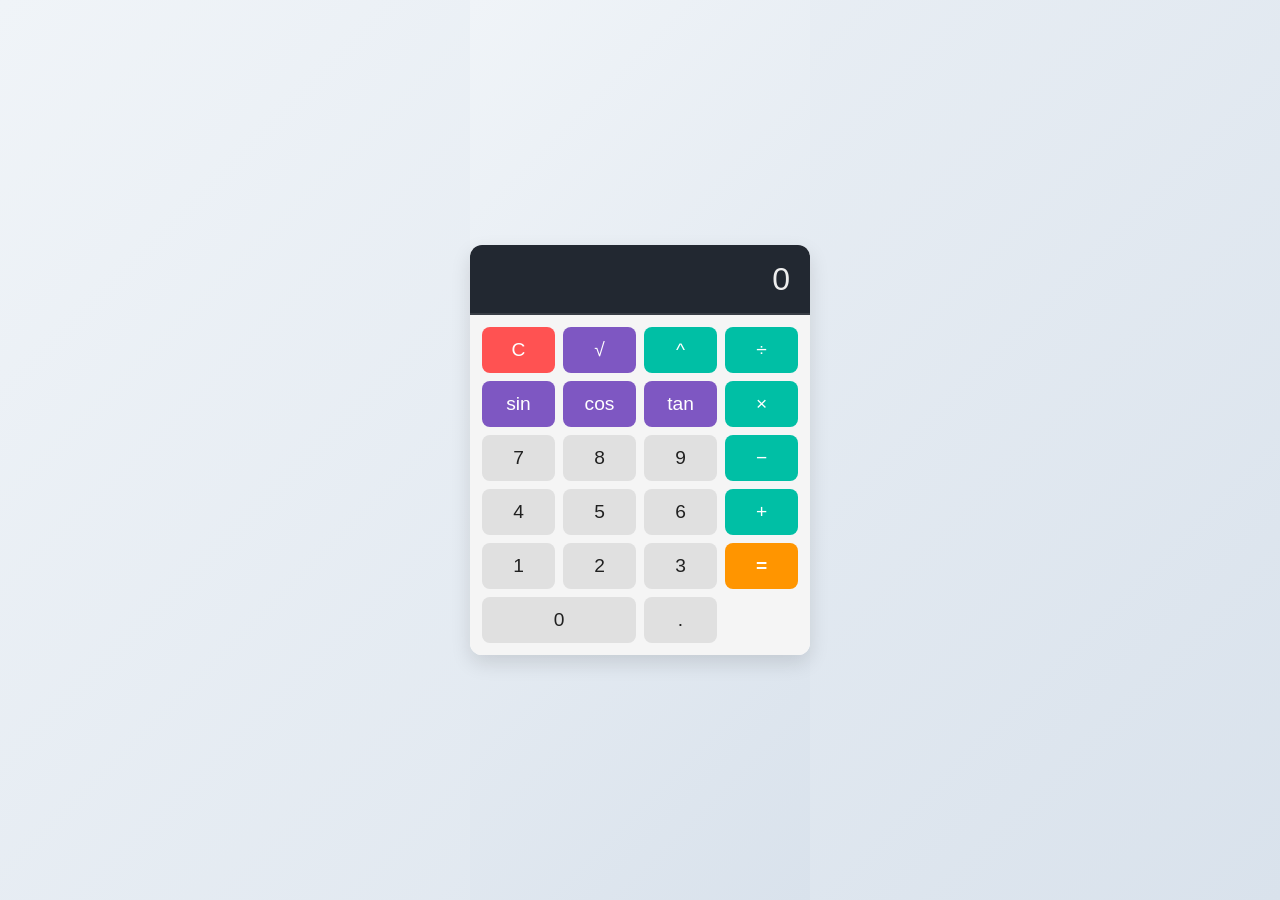
<file: calculator/index.html>
<!DOCTYPE html>
<html lang="en">
<head>
    <meta charset="UTF-8">
    <meta http-equiv="X-UA-Compatible" content="IE=edge">
    <meta name="viewport" content="width=device-width, initial-scale=1.0">
    <title>Vanilla JS Calculator</title>
    <link rel="stylesheet" href="style.css">
</head>
<body>
    <div class="calculator">
        <!-- Display screen -->
        <input type="text" id="display" class="calculator-display" readonly placeholder="0" />
        <!-- Buttons container -->
        <div class="calculator-buttons">
            <!-- Row 1: Advanced functions -->
            <button class="btn" data-action="clear">C</button>
            <button class="btn" data-action="sqrt">√</button>
            <button class="btn" data-action="pow">^</button>
            <button class="btn" data-action="divide">÷</button>

            <!-- Row 2 -->
            <button class="btn" data-action="sin">sin</button>
            <button class="btn" data-action="cos">cos</button>
            <button class="btn" data-action="tan">tan</button>
            <button class="btn" data-action="multiply">×</button>

            <!-- Row 3 -->
            <button class="btn" data-action="7">7</button>
            <button class="btn" data-action="8">8</button>
            <button class="btn" data-action="9">9</button>
            <button class="btn" data-action="subtract">−</button>

            <!-- Row 4 -->
            <button class="btn" data-action="4">4</button>
            <button class="btn" data-action="5">5</button>
            <button class="btn" data-action="6">6</button>
            <button class="btn" data-action="add">+</button>

            <!-- Row 5 -->
            <button class="btn" data-action="1">1</button>
            <button class="btn" data-action="2">2</button>
            <button class="btn" data-action="3">3</button>
            <button class="btn equals" data-action="equals">=</button>

            <!-- Row 6 -->
            <button class="btn" data-action="0" style="grid-column: span 2;">0</button>
            <button class="btn" data-action="decimal">.</button>
        </div>
    </div>
    <script src="script.js"></script>
</body>
</html>
</file>
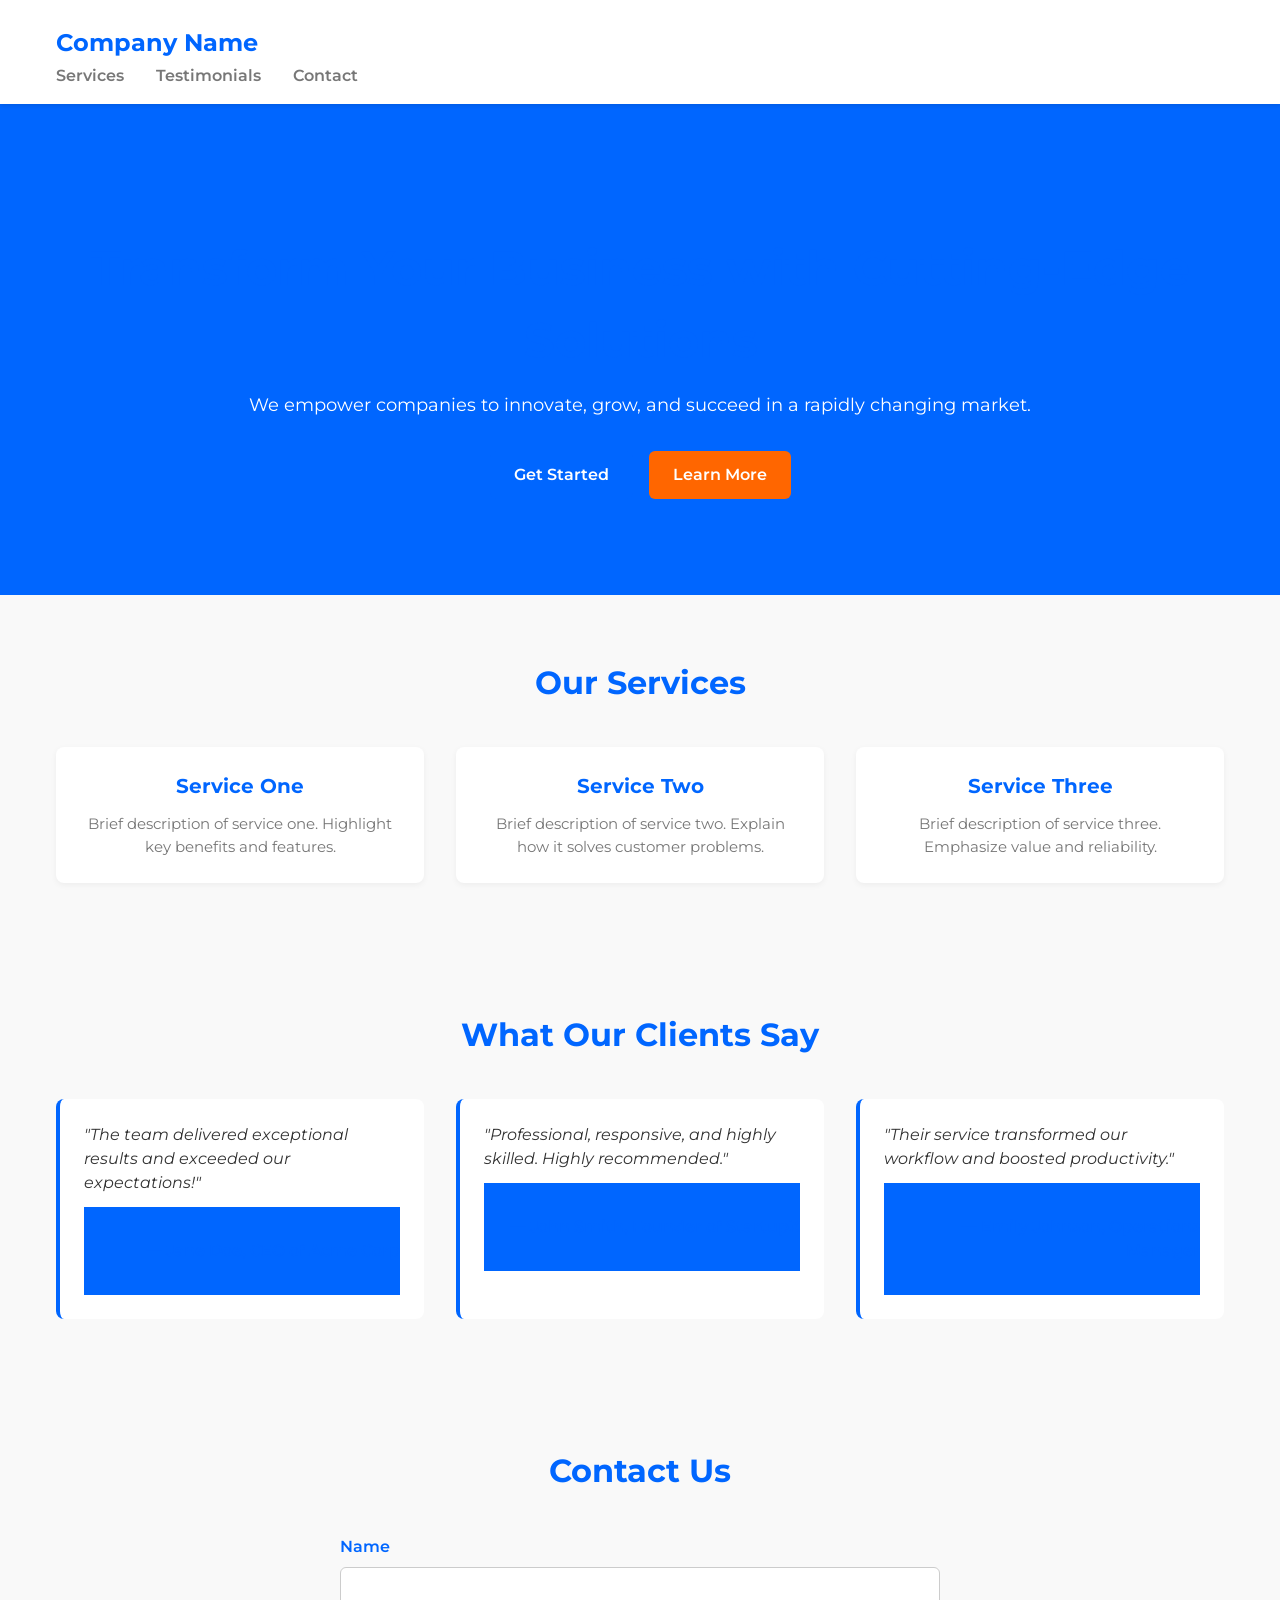
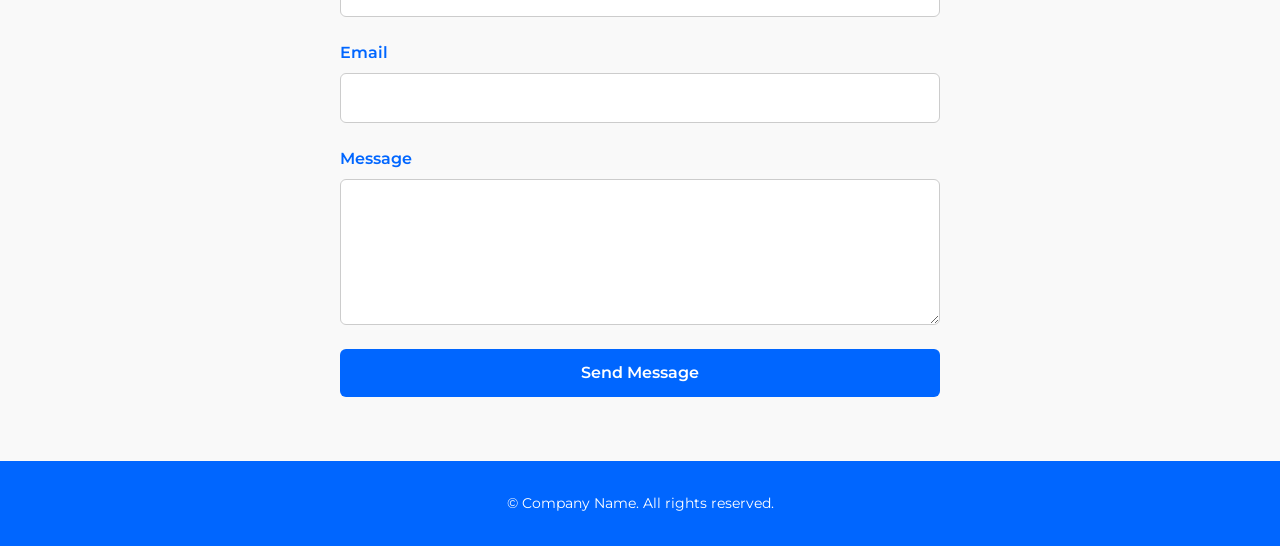
<file: packersnMovers/index.html>
<!DOCTYPE html>
<html lang="en">
<head>
    <meta charset="UTF-8" />
    <meta http-equiv="X-UA-Compatible" content="IE=edge" />
    <meta name="viewport" content="width=device-width, initial-scale=1.0" />
    <meta name="description" content="Company Name – Innovative solutions for modern businesses" />
    <title>Company Name – Home</title>
    <!-- Link to external CSS -->
    <link rel="stylesheet" href="style.css" />
</head>
<body>
    <!-- Header -->
    <header>
        <div class="container">
            <h1 class="logo"><a href="#" aria-label="Company Name Home">Company Name</a></h1>
            <nav aria-label="Main navigation">
                <ul>
                    <li><a href="#services">Services</a></li>
                    <li><a href="#testimonials">Testimonials</a></li>
                    <li><a href="#contact">Contact</a></li>
                </ul>
            </nav>
        </div>
    </header>

    <!-- Hero Section -->
    <section class="hero" aria-label="Hero">
        <div class="container">
            <h2 class="hero-title">Transform Your Business with Cutting‑Edge Solutions</h2>
            <p class="hero-subtitle">We empower companies to innovate, grow, and succeed in a rapidly changing market.</p>
            <div class="cta-buttons">
                <a href="#contact" class="button button-primary">Get Started</a>
                <a href="#services" class="button button-secondary">Learn More</a>
            </div>
        </div>
    </section>

    <!-- Main Content -->
    <main>
        <!-- Services Section -->
        <section id="services">
            <div class="container">
                <h2>Our Services</h2>
                <div class="services-grid">
                    <article class="service-item">
                        <h3>Service One</h3>
                        <p>Brief description of service one. Highlight key benefits and features.</p>
                    </article>
                    <article class="service-item">
                        <h3>Service Two</h3>
                        <p>Brief description of service two. Explain how it solves customer problems.</p>
                    </article>
                    <article class="service-item">
                        <h3>Service Three</h3>
                        <p>Brief description of service three. Emphasize value and reliability.</p>
                    </article>
                </div>
            </div>
        </section>

        <!-- Testimonials Section -->
        <section id="testimonials">
            <div class="container">
                <h2>What Our Clients Say</h2>
                <div class="testimonials-grid">
                    <blockquote>
                        <p>"The team delivered exceptional results and exceeded our expectations!"</p>
                        <footer>— Jane Doe, CEO of Acme Corp</footer>
                    </blockquote>
                    <blockquote>
                        <p>"Professional, responsive, and highly skilled. Highly recommended."</p>
                        <footer>— John Smith, Founder of StartupX</footer>
                    </blockquote>
                    <blockquote>
                        <p>"Their service transformed our workflow and boosted productivity."</p>
                        <footer>— Emily Johnson, Operations Manager</footer>
                    </blockquote>
                </div>
            </div>
        </section>

        <!-- Contact Form Section -->
        <section id="contact">
            <div class="container">
                <h2>Contact Us</h2>
                <form action="#" method="post" aria-label="Contact form">
                    <div class="form-group">
                        <label for="name">Name</label>
                        <input type="text" id="name" name="name" required />
                    </div>
                    <div class="form-group">
                        <label for="email">Email</label>
                        <input type="email" id="email" name="email" required />
                    </div>
                    <div class="form-group">
                        <label for="message">Message</label>
                        <textarea id="message" name="message" rows="5" required></textarea>
                    </div>
                    <button type="submit" class="button button-primary">Send Message</button>
                </form>
            </div>
        </section>
    </main>

    <!-- Footer -->
    <footer>
        <div class="container">
            <p>&copy; <span id="current-year"></span> Company Name. All rights reserved.</p>
        </div>
    </footer>

    <!-- Optional JavaScript (if needed) -->
    <script src="script.js"></script>
</body>
</html>
</file>
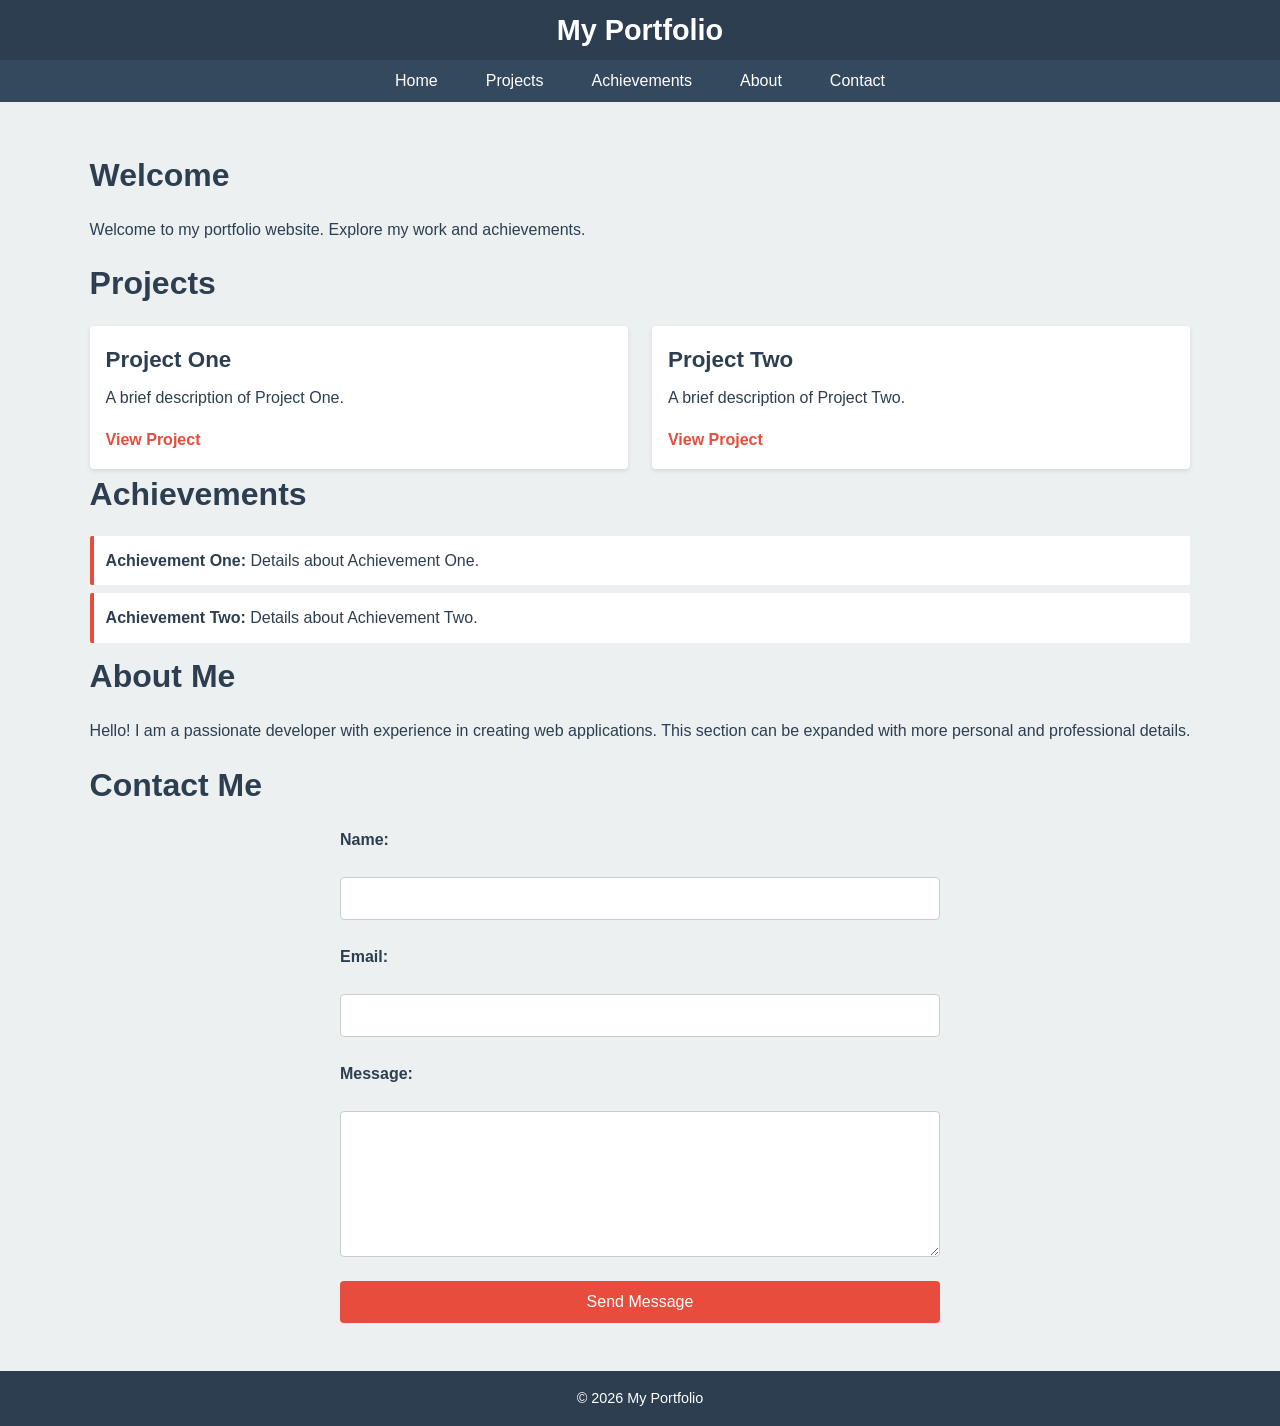
<file: portfolio/index.html>
<!DOCTYPE html>
<html lang="en">
<head>
  <meta charset="UTF-8">
  <meta name="viewport" content="width=device-width, initial-scale=1.0">
  <title>My Portfolio</title>
  <!-- Link to the stylesheet defining layout, typography, and visual design -->
  <link rel="stylesheet" href="style.css">
  <!-- Site data defined as JSON for later use -->
  <script type="application/json" id="site-data">
  {
    "title": "My Portfolio",
    "navLinks": [
      {"name": "Home", "href": "#"},
      {"name": "Projects", "href": "#projects"},
      {"name": "Achievements", "href": "#achievements"},
      {"name": "About", "href": "#about"},
      {"name": "Contact", "href": "#contact"}
    ],
    "mainContent": {
      "heading": "Welcome",
      "paragraph": "Welcome to my portfolio website. Explore my work and achievements."
    },
    "projects": [
      {
        "title": "Project One",
        "description": "A brief description of Project One.",
        "url": "#"
      },
      {
        "title": "Project Two",
        "description": "A brief description of Project Two.",
        "url": "#"
      }
    ],
    "achievements": [
      {
        "title": "Achievement One",
        "description": "Details about Achievement One."
      },
      {
        "title": "Achievement Two",
        "description": "Details about Achievement Two."
      }
    ]
  }
  </script>
</head>
<body>
  <header class="site-header">
    <h1>My Portfolio</h1>
  </header>

  <nav class="site-nav">
    <ul>
      <li><a href="#">Home</a></li>
      <li><a href="#projects">Projects</a></li>
      <li><a href="#achievements">Achievements</a></li>
      <li><a href="#about">About</a></li>
      <li><a href="#contact">Contact</a></li>
    </ul>
  </nav>

  <main class="site-main">
    <!-- Wrapper for all primary sections -->
    <div class="content-wrapper">
      <section id="home">
        <h2>Welcome</h2>
        <p>Welcome to my portfolio website. Explore my work and achievements.</p>
      </section>

      <!-- Projects Showcase -->
      <section id="projects" class="section-container">
        <h2>Projects</h2>
        <div class="project-list">
          <article class="project-item">
            <h3>Project One</h3>
            <p>A brief description of Project One.</p>
            <a href="#">View Project</a>
          </article>
          <article class="project-item">
            <h3>Project Two</h3>
            <p>A brief description of Project Two.</p>
            <a href="#">View Project</a>
          </article>
        </div>
      </section>

      <!-- Achievements Section -->
      <section id="achievements" class="section-container">
        <h2>Achievements</h2>
        <ul class="achievement-list">
          <li><strong>Achievement One:</strong> Details about Achievement One.</li>
          <li><strong>Achievement Two:</strong> Details about Achievement Two.</li>
        </ul>
      </section>

      <!-- About Me Section -->
      <section id="about" class="section-container">
        <h2>About Me</h2>
        <p>Hello! I am a passionate developer with experience in creating web applications. This section can be expanded with more personal and professional details.</p>
      </section>

      <!-- Contact Form Section -->
      <section id="contact" class="section-container">
        <h2>Contact Me</h2>
        <form action="#" method="post" class="contact-form">
          <label for="name">Name:</label>
          <input type="text" id="name" name="name" required>

          <label for="email">Email:</label>
          <input type="email" id="email" name="email" required>

          <label for="message">Message:</label>
          <textarea id="message" name="message" rows="5" required></textarea>

          <button type="submit">Send Message</button>
        </form>
      </section>
    </div>
  </main>

  <footer class="site-footer">
    <p>&copy; 2026 My Portfolio</p>
  </footer>
</body>
</html>
</file>
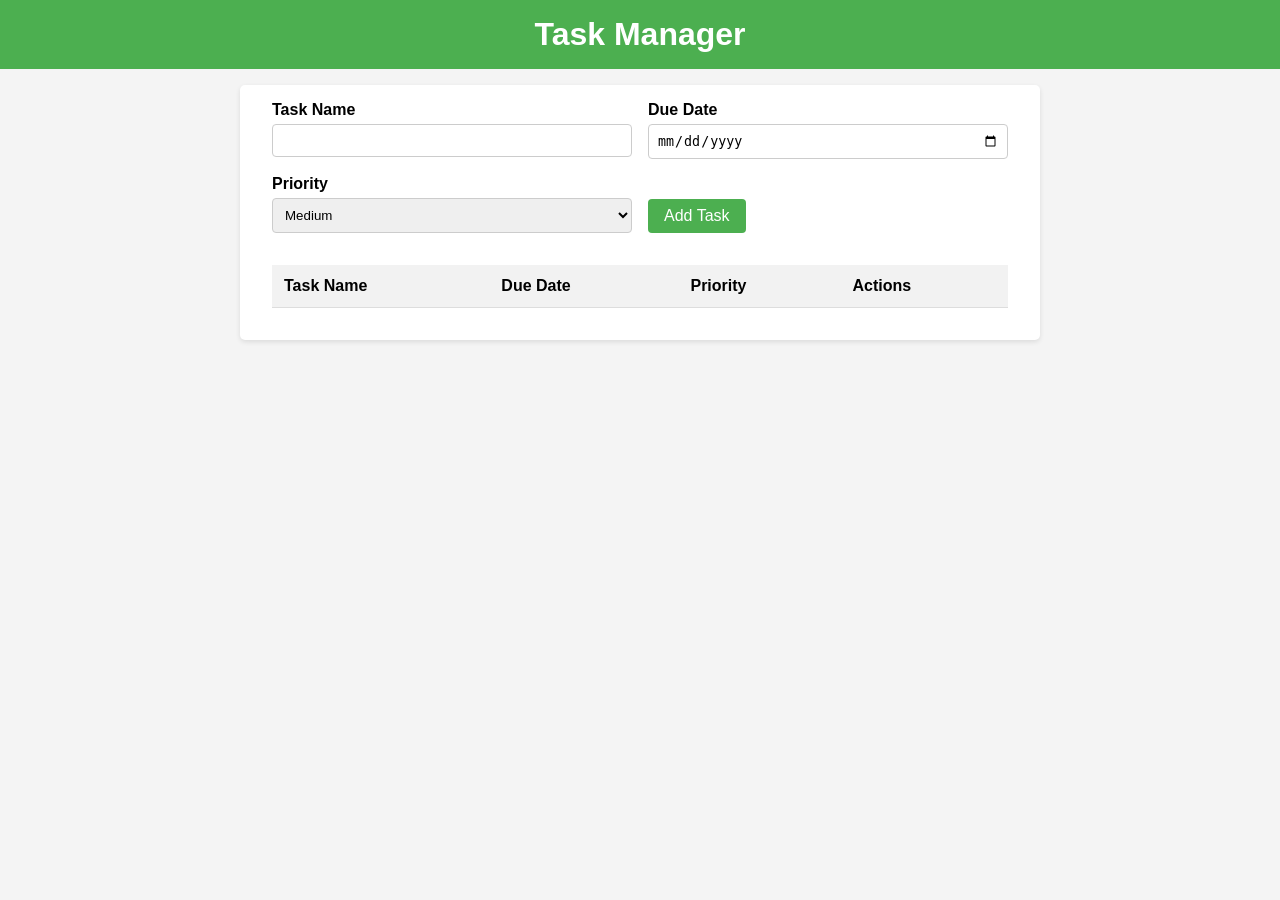
<file: to-do app/index.html>
<!DOCTYPE html>
<html lang="en">
<head>
    <meta charset="UTF-8" />
    <meta name="viewport" content="width=device-width, initial-scale=1.0" />
    <title>Task Manager</title>
    <link rel="stylesheet" href="style.css" />
</head>
<body>
    <header>
        <h1>Task Manager</h1>
    </header>
    <div class="container">
        <form id="task-form" class="task-form">
            <input type="hidden" id="task-id" />
            <div class="form-group">
                <label for="task-name">Task Name</label>
                <input type="text" id="task-name" required />
            </div>
            <div class="form-group">
                <label for="task-due">Due Date</label>
                <input type="date" id="task-due" required />
            </div>
            <div class="form-group">
                <label for="task-priority">Priority</label>
                <select id="task-priority" required>
                    <option value="Low">Low</option>
                    <option value="Medium" selected>Medium</option>
                    <option value="High">High</option>
                </select>
            </div>
            <div class="form-actions" style="align-self: end;">
                <button type="submit" id="submit-btn" class="btn btn-primary">Add Task</button>
            </div>
        </form>
        <table id="task-table" class="task-table">
            <thead>
                <tr>
                    <th>Task Name</th>
                    <th>Due Date</th>
                    <th>Priority</th>
                    <th>Actions</th>
                </tr>
            </thead>
            <tbody>
                <!-- Tasks will be injected here -->
            </tbody>
        </table>
    </div>

    <script>
        (function () {
            const form = document.getElementById('task-form');
            const taskIdInput = document.getElementById('task-id');
            const nameInput = document.getElementById('task-name');
            const dueInput = document.getElementById('task-due');
            const prioritySelect = document.getElementById('task-priority');
            const submitBtn = document.getElementById('submit-btn');
            const tbody = document.querySelector('#task-table tbody');

            let tasks = [];

            // Load tasks from localStorage if available
            const stored = localStorage.getItem('tasks');
            if (stored) {
                try { tasks = JSON.parse(stored); } catch (e) { tasks = []; }
            }

            function saveTasks() {
                localStorage.setItem('tasks', JSON.stringify(tasks));
            }

            function render() {
                tbody.innerHTML = '';
                tasks.forEach(task => {
                    const tr = document.createElement('tr');
                    tr.innerHTML = `
                        <td>${escapeHtml(task.name)}</td>
                        <td>${task.dueDate}</td>
                        <td>${escapeHtml(task.priority)}</td>
                        <td>
                            <button class="action-btn edit" data-id="${task.id}">Edit</button>
                            <button class="action-btn delete" data-id="${task.id}">Delete</button>
                        </td>
                    `;
                    tbody.appendChild(tr);
                });
            }

            function escapeHtml(text) {
                const map = {
                    '&': '&amp;',
                    '<': '&lt;',
                    '>': '&gt;',
                    '"': '&quot;',
                    "'": '&#039;'
                };
                return String(text).replace(/[&<>\"']/g, function(m) { return map[m]; });
            }

            function resetForm() {
                taskIdInput.value = '';
                nameInput.value = '';
                dueInput.value = '';
                prioritySelect.value = 'Medium';
                submitBtn.textContent = 'Add Task';
            }

            form.addEventListener('submit', function (e) {
                e.preventDefault();
                const id = taskIdInput.value;
                const name = nameInput.value.trim();
                const dueDate = dueInput.value;
                const priority = prioritySelect.value;

                if (!name || !dueDate) return;

                if (id) {
                    // Update existing task
                    const idx = tasks.findIndex(t => t.id === id);
                    if (idx > -1) {
                        tasks[idx] = { id, name, dueDate, priority };
                    }
                } else {
                    // Add new task
                    const newTask = {
                        id: Date.now().toString(),
                        name,
                        dueDate,
                        priority
                    };
                    tasks.push(newTask);
                }
                saveTasks();
                render();
                resetForm();
            });

            tbody.addEventListener('click', function (e) {
                const target = e.target;
                if (target.matches('button.edit')) {
                    const id = target.dataset.id;
                    const task = tasks.find(t => t.id === id);
                    if (task) {
                        taskIdInput.value = task.id;
                        nameInput.value = task.name;
                        dueInput.value = task.dueDate;
                        prioritySelect.value = task.priority;
                        submitBtn.textContent = 'Update Task';
                    }
                } else if (target.matches('button.delete')) {
                    const id = target.dataset.id;
                    if (confirm('Are you sure you want to delete this task?')) {
                        tasks = tasks.filter(t => t.id !== id);
                        saveTasks();
                        render();
                        // If we were editing this task, reset form
                        if (taskIdInput.value === id) resetForm();
                    }
                }
            });

            // Initial render
            render();
        })();
    </script>
</body>
</html>
</file>
<file: calculator/style.css>
/*
  Calculator UI Styles
  Author: Generated by CODER
  Description: Styles for the vanilla‑JS calculator defined in index.html.
*/

/* ---------------------------------------------------------------
   Global Styles & Font Import
   --------------------------------------------------------------- */
@import url('https://fonts.googleapis.com/css2?family=Roboto:wght@400;500;700&display=swap');

* {
  box-sizing: border-box;
  margin: 0;
  padding: 0;
}

html, body {
  height: 100%;
  font-family: 'Roboto', sans-serif;
  background: linear-gradient(135deg, #f0f4f8, #d9e2ec);
  display: flex;
  align-items: center;
  justify-content: center;
  -webkit-font-smoothing: antialiased;
  -moz-osx-font-smoothing: grayscale;
}

/* ---------------------------------------------------------------
   Calculator Container
   --------------------------------------------------------------- */
.calculator {
  width: 340px;
  max-width: 95vw;
  background: #ffffff;
  border-radius: 12px;
  box-shadow: 0 8px 20px rgba(0, 0, 0, 0.12);
  overflow: hidden;
  display: flex;
  flex-direction: column;
}

/* ---------------------------------------------------------------
   Display Screen
   --------------------------------------------------------------- */
.calculator-display {
  width: 100%;
  height: 70px;
  background: #222831;
  color: #eeeeee;
  font-size: 2rem;
  text-align: right;
  padding: 0 20px;
  border: none;
  outline: none;
  font-weight: 500;
  border-bottom: 2px solid #393e46;
}

.calculator-display::placeholder {
  color: #555;
}

/* ---------------------------------------------------------------
   Buttons Grid
   --------------------------------------------------------------- */
.calculator-buttons {
  display: grid;
  grid-template-columns: repeat(4, 1fr);
  gap: 8px;
  padding: 12px;
  background: #f5f5f5;
}

/* ---------------------------------------------------------------
   Button Base Style
   --------------------------------------------------------------- */
.btn {
  background: #e0e0e0;
  border: none;
  border-radius: 8px;
  font-size: 1.2rem;
  font-weight: 500;
  color: #212121;
  cursor: pointer;
  transition: background 0.2s, transform 0.1s;
  padding: 12px 0;
}

.btn:hover {
  background: #d5d5d5;
}

.btn:active {
  transform: translateY(1px);
}

/* ---------------------------------------------------------------
   Special Buttons (operators, clear, equals)
   --------------------------------------------------------------- */
/* Clear button – red background */
.btn[data-action="clear"] {
  background: #ff5252;
  color: #fff;
}

.btn[data-action="clear"]:hover {
  background: #ff1744;
}

/* Equals button – orange background */
.equals {
  background: #ff9500;
  color: #fff;
  font-weight: 700;
}

.equals:hover {
  background: #e68900;
}

/* Operator buttons – teal background */
.btn[data-action="divide"],
.btn[data-action="multiply"],
.btn[data-action="subtract"],
.btn[data-action="add"],
.btn[data-action="pow"] {
  background: #00bfa5;
  color: #fff;
}

.btn[data-action="divide"]:hover,
.btn[data-action="multiply"]:hover,
.btn[data-action="subtract"]:hover,
.btn[data-action="add"]:hover,
.btn[data-action="pow"]:hover {
  background: #009688;
}

/* Advanced function buttons – purple background */
.btn[data-action="sqrt"],
.btn[data-action="sin"],
.btn[data-action="cos"],
.btn[data-action="tan"] {
  background: #7e57c2;
  color: #fff;
}

.btn[data-action="sqrt"]:hover,
.btn[data-action="sin"]:hover,
.btn[data-action="cos"]:hover,
.btn[data-action="tan"]:hover {
  background: #673ab7;
}

/* ---------------------------------------------------------------
   Responsive Adjustments
   --------------------------------------------------------------- */
@media (max-width: 400px) {
  .calculator {
    width: 100%;
  }
  .calculator-display {
    font-size: 1.6rem;
    height: 60px;
    padding: 0 12px;
  }
  .btn {
    font-size: 1rem;
    padding: 10px 0;
  }
}
</file>
<file: packersnMovers/style.css>
/*
 * Global Stylesheet for Company Name website
 * -------------------------------------------------
 * This stylesheet provides a clean, responsive design using only vanilla CSS.
 * It defines layout containers, a colour palette, typography, and component
 * styles for header, navigation, hero, services, testimonials, contact form and
 * footer. No external frameworks are used.
 */

/* --------------------------------------------------------------------------
   Font import & CSS variables
   -------------------------------------------------------------------------- */
@import url('https://fonts.googleapis.com/css2?family=Montserrat:wght@400;600;700&display=swap');

:root {
  /* Primary palette */
  --color-primary: #0066ff;            /* Main brand blue */
  --color-primary-dark: #004cb3;       /* Darker shade for hover */
  --color-secondary: #ff6600;          /* Accent orange */
  --color-secondary-dark: #cc5200;
  --color-bg: #f9f9f9;                 /* Light page background */
  --color-text: #333333;               /* Default text colour */
  --color-muted: #777777;              /* Muted/secondary text */
  --color-white: #ffffff;

  /* Typography */
  --font-primary: 'Montserrat', sans-serif;
  --font-size-base: 1rem;              /* 16px */
  --line-height-base: 1.5;
  --heading-font-weight: 700;
  --body-font-weight: 400;
}

/* --------------------------------------------------------------------------
   Global resets & base styles
   -------------------------------------------------------------------------- */
*,
*::before,
*::after {
  box-sizing: border-box;
  margin: 0;
  padding: 0;
}

html {
  font-family: var(--font-primary);
  font-size: var(--font-size-base);
  line-height: var(--line-height-base);
  color: var(--color-text);
  background-color: var(--color-bg);
  scroll-behavior: smooth;
}

body {
  min-height: 100vh;
  display: flex;
  flex-direction: column;
}

img,
picture,
svg {
  max-width: 100%;
  height: auto;
  display: block;
}

ul {
  list-style: none;
}

a {
  color: inherit;
  text-decoration: none;
}

button,
input,
textarea {
  font-family: inherit;
  font-size: inherit;
  line-height: inherit;
}

/* --------------------------------------------------------------------------
   Layout helpers
   -------------------------------------------------------------------------- */
.container {
  width: 100%;
  max-width: 1200px;
  margin-left: auto;
  margin-right: auto;
  padding-left: 1rem;
  padding-right: 1rem;
}

/* --------------------------------------------------------------------------
   Header & Navigation
   -------------------------------------------------------------------------- */
header {
  background: var(--color-white);
  box-shadow: 0 2px 4px rgba(0, 0, 0, 0.1);
  padding: 1rem 0;
  position: sticky;
  top: 0;
  z-index: 1000;
}

header .logo a {
  font-size: 1.5rem;
  font-weight: var(--heading-font-weight);
  color: var(--color-primary);
}

nav ul {
  display: flex;
  gap: 2rem;
  align-items: center;
}

nav a {
  font-weight: 600;
  color: var(--color-muted);
  transition: color 0.2s ease-in-out;
}

nav a:hover,
nav a:focus {
  color: var(--color-primary);
}

/* --------------------------------------------------------------------------
   Hero Section
   -------------------------------------------------------------------------- */
.hero {
  background: var(--color-primary);
  color: var(--color-white);
  padding: 8rem 0 6rem;
  text-align: center;
}

.hero-title {
  font-size: clamp(2rem, 5vw, 3rem);
  font-weight: var(--heading-font-weight);
  margin-bottom: 1rem;
}

.hero-subtitle {
  font-size: 1.125rem;
  margin-bottom: 2rem;
  max-width: 800px;
  margin-left: auto;
  margin-right: auto;
}

.cta-buttons {
  display: flex;
  flex-wrap: wrap;
  gap: 1rem;
  justify-content: center;
}

/* --------------------------------------------------------------------------
   Buttons
   -------------------------------------------------------------------------- */
.button {
  display: inline-block;
  padding: 0.75rem 1.5rem;
  font-weight: 600;
  border-radius: 0.375rem;
  transition: background-color 0.2s ease-in-out, transform 0.1s ease;
  cursor: pointer;
  border: none;
  text-align: center;
}

.button-primary {
  background: var(--color-primary);
  color: var(--color-white);
}

.button-primary:hover,
.button-primary:focus {
  background: var(--color-primary-dark);
  transform: translateY(-2px);
}

.button-secondary {
  background: var(--color-secondary);
  color: var(--color-white);
}

.button-secondary:hover,
.button-secondary:focus {
  background: var(--color-secondary-dark);
  transform: translateY(-2px);
}

/* --------------------------------------------------------------------------
   Main sections – Services, Testimonials, Contact
   -------------------------------------------------------------------------- */
section {
  padding: 4rem 0;
}

section h2 {
  font-size: 2rem;
  font-weight: var(--heading-font-weight);
  text-align: center;
  margin-bottom: 2.5rem;
  color: var(--color-primary);
}

/* Services Grid */
.services-grid {
  display: grid;
  grid-template-columns: repeat(auto-fit, minmax(260px, 1fr));
  gap: 2rem;
}

.service-item {
  background: var(--color-white);
  padding: 1.5rem;
  border-radius: 0.5rem;
  box-shadow: 0 2px 6px rgba(0, 0, 0, 0.05);
  text-align: center;
}

.service-item h3 {
  font-size: 1.25rem;
  margin-bottom: 0.75rem;
  color: var(--color-primary);
}

.service-item p {
  font-size: 0.95rem;
  color: var(--color-muted);
}

/* Testimonials Grid */
.testimonials-grid {
  display: grid;
  grid-template-columns: repeat(auto-fit, minmax(280px, 1fr));
  gap: 2rem;
}

.testimonials-grid blockquote {
  background: var(--color-white);
  padding: 1.5rem;
  border-left: 4px solid var(--color-primary);
  border-radius: 0.5rem;
  font-style: italic;
  position: relative;
}

.testimonials-grid blockquote p {
  margin-bottom: 0.75rem;
}

.testimonials-grid blockquote footer {
  text-align: right;
  font-weight: 600;
  color: var(--color-primary);
  font-style: normal;
}

/* Contact Form */
form {
  max-width: 600px;
  margin: 0 auto;
  display: grid;
  gap: 1.5rem;
}

.form-group {
  display: flex;
  flex-direction: column;
}

.form-group label {
  margin-bottom: 0.5rem;
  font-weight: 600;
  color: var(--color-primary);
}

.form-group input,
.form-group textarea {
  padding: 0.75rem 1rem;
  border: 1px solid #ccc;
  border-radius: 0.375rem;
  font-size: 1rem;
  transition: border-color 0.2s ease-in-out;
}

.form-group input:focus,
.form-group textarea:focus {
  outline: none;
  border-color: var(--color-primary);
}

/* Footer */
footer {
  background: var(--color-primary);
  color: var(--color-white);
  padding: 2rem 0;
  text-align: center;
  margin-top: auto;
}

footer p {
  font-size: 0.9rem;
}

/* --------------------------------------------------------------------------
   Utility classes (optional)
   -------------------------------------------------------------------------- */
.text-center {
  text-align: center;
}

.mt-1 { margin-top: 0.25rem; }
.mt-2 { margin-top: 0.5rem; }
.mt-3 { margin-top: 1rem; }

/* --------------------------------------------------------------------------
   Responsive adjustments
   -------------------------------------------------------------------------- */
@media (max-width: 768px) {
  header .container {
    flex-direction: column;
    align-items: flex-start;
  }

  nav ul {
    flex-direction: column;
    gap: 0.5rem;
    margin-top: 0.5rem;
  }

  .hero {
    padding: 6rem 0 4rem;
  }

  .cta-buttons {
    flex-direction: column;
    width: 100%;
  }

  .button {
    width: 100%;
    text-align: center;
  }
}
</file>
<file: portfolio/style.css>
/*
  style.css – Layout, typography, and visual design for My Website
  ---------------------------------------------------------------
  This stylesheet defines reusable CSS classes for the main structural
  components (header, navigation, main content, footer) and provides a
  clean, responsive design using modern CSS features.
*/

/* ---------------------------------------------------------------
   Root variables – easy colour and spacing tweaks
   --------------------------------------------------------------- */
:root {
  /* Colour palette */
  --primary-color: #2c3e50;   /* dark blue‑gray */
  --secondary-color: #34495e; /* slightly lighter */
  --accent-color: #e74c3c;    /* vivid red for hover states */
  --accent-hover: #c0392b;    /* darker red for button hover */
  --background-color: #ecf0f1;/* light neutral background */
  --text-color: #2c3e50;      /* default text colour */

  /* Layout spacing */
  --header-height: 60px;
  --max-content-width: 1200px;
  --gutter: 1.5rem;
}

/* ---------------------------------------------------------------
   Global reset & box‑sizing
   --------------------------------------------------------------- */
*, *::before, *::after {
  box-sizing: border-box;
  margin: 0;
  padding: 0;
}

/* ---------------------------------------------------------------
   Base typography & body styling
   --------------------------------------------------------------- */
body {
  font-family: "Helvetica Neue", Arial, Helvetica, sans-serif;
  line-height: 1.6;
  background-color: var(--background-color);
  color: var(--text-color);
  min-height: 100vh;
  display: flex;
  flex-direction: column;
}

/* ---------------------------------------------------------------
   Structural component classes
   --------------------------------------------------------------- */
/* Header */
.site-header,
header {
  background-color: var(--primary-color);
  color: #fff;
  height: var(--header-height);
  display: flex;
  align-items: center;
  justify-content: center;
  padding: 0 var(--gutter);
}

.site-header h1,
header h1 {
  margin: 0;
  font-size: 1.8rem;
}

/* Navigation bar */
.site-nav,
nav {
  background-color: var(--secondary-color);
}

.site-nav ul,
nav ul {
  display: flex;
  list-style: none;
  justify-content: center;
  flex-wrap: wrap;
}

.site-nav li,
nav li {
  margin: 0 var(--gutter);
}

.site-nav a,
nav a {
  color: #fff;
  text-decoration: none;
  padding: 0.5rem 0;
  display: block;
  transition: color 0.2s ease-in-out;
}

.site-nav a:hover,
nav a:hover {
  color: var(--accent-color);
}

/* Main content area */
.site-main,
main {
  flex: 1 0 auto; /* push footer to bottom */
  max-width: var(--max-content-width);
  margin: 0 auto;
  padding: calc(var(--gutter) * 2) var(--gutter);
}

/* Add vertical spacing between sections */
.site-main > section {
  margin-bottom: 3rem;
}

.site-main h2,
main h2 {
  font-size: 2rem;
  margin-bottom: 1rem;
  color: var(--primary-color);
}

.site-main p,
main p {
  margin-bottom: 1rem;
}

/* Footer */
.site-footer,
footer {
  background-color: var(--primary-color);
  color: #fff;
  text-align: center;
  padding: 1rem var(--gutter);
  flex-shrink: 0;
}

.site-footer p,
footer p {
  margin: 0;
  font-size: 0.9rem;
}

/* ---------------------------------------------------------------
   Component specific styling
   --------------------------------------------------------------- */
/* Projects */
.project-list {
  display: grid;
  grid-template-columns: repeat(auto-fit, minmax(260px, 1fr));
  gap: var(--gutter);
}

.project-item {
  background: #fff;
  padding: 1rem;
  border-radius: 4px;
  box-shadow: 0 2px 4px rgba(0, 0, 0, 0.1);
  display: flex;
  flex-direction: column;
  justify-content: space-between;
}

.project-item h3 {
  margin-top: 0;
  margin-bottom: 0.5rem;
  color: var(--primary-color);
  font-size: 1.4rem;
}

.project-item a {
  margin-top: auto;
  color: var(--accent-color);
  text-decoration: none;
  font-weight: 600;
  align-self: flex-start;
}

.project-item a:hover {
  text-decoration: underline;
}

/* Achievements */
.achievement-list {
  list-style: none;
  padding-left: 0;
}

.achievement-list li {
  background: #fff;
  padding: 0.75rem;
  margin-bottom: 0.5rem;
  border-left: 4px solid var(--accent-color);
  border-radius: 2px;
}

/* Contact Form */
.contact-form {
  max-width: 600px;
  margin: 0 auto;
  display: grid;
  gap: var(--gutter);
}

.contact-form label {
  font-weight: 600;
}

.contact-form input,
.contact-form textarea {
  width: 100%;
  padding: 0.5rem;
  border: 1px solid #ccc;
  border-radius: 4px;
  font: inherit;
  resize: vertical;
}

.contact-form button {
  background: var(--accent-color);
  color: #fff;
  border: none;
  padding: 0.75rem 1.5rem;
  font-size: 1rem;
  cursor: pointer;
  border-radius: 4px;
  transition: background 0.2s ease-in-out;
}

.contact-form button:hover {
  background: var(--accent-hover);
}

/* ---------------------------------------------------------------
   Responsive adjustments
   --------------------------------------------------------------- */
@media (max-width: 768px) {
  .site-nav ul,
  nav ul {
    flex-direction: column;
    align-items: center;
  }

  .site-nav li,
  nav li {
    margin: 0.5rem 0;
  }

  .site-main,
  main {
    padding: var(--gutter);
  }

  .project-list {
    grid-template-columns: 1fr;
  }
}

@media (max-width: 480px) {
  .site-header h1 {
    font-size: 1.5rem;
  }

  .site-main h2 {
    font-size: 1.6rem;
  }
}
</file>
<file: to-do app/style.css>
/* Base reset */
* {
    box-sizing: border-box;
    margin: 0;
    padding: 0;
}

/* Layout */
body {
    font-family: Arial, Helvetica, sans-serif;
    background-color: #f4f4f4;
    display: flex;
    flex-direction: column;
    align-items: center;
    margin: 0;
    padding: 0;
}

header {
    background-color: #4caf50;
    color: white;
    width: 100%;
    padding: 1rem 0;
    text-align: center;
    margin-bottom: 1rem;
}

.container {
    width: 90%;
    max-width: 800px;
    background: white;
    padding: 1rem 2rem 2rem 2rem;
    box-shadow: 0 2px 5px rgba(0, 0, 0, 0.1);
    border-radius: 5px;
}

/* Form styling */
.task-form {
    display: grid;
    grid-template-columns: 1fr 1fr;
    gap: 1rem;
    margin-bottom: 2rem;
}

.task-form .form-group {
    display: flex;
    flex-direction: column;
}

.task-form label {
    margin-bottom: 0.3rem;
    font-weight: bold;
}

.task-form input[type="text"],
.task-form input[type="date"],
.task-form select {
    padding: 0.5rem;
    border: 1px solid #ccc;
    border-radius: 4px;
}

.task-form .form-actions {
    align-self: end;
}

/* Button base */
.btn {
    cursor: pointer;
    padding: 0.5rem 1rem;
    border: none;
    border-radius: 4px;
    font-size: 1rem;
    color: white;
}

.btn-primary {
    background-color: #4caf50;
}

.btn-primary:hover {
    background-color: #45a049;
}

.btn-edit {
    background-color: #2196f3;
    margin-right: 0.5rem;
}

.btn-delete {
    background-color: #f44336;
    margin-right: 0.5rem;
}

.btn:hover {
    opacity: 0.9;
}

/* Action button fallback (for existing JS) */
.action-btn {
    cursor: pointer;
    padding: 0.5rem 1rem;
    border: none;
    border-radius: 4px;
    font-size: 1rem;
    color: white;
    margin-right: 0.5rem;
}

.action-btn.edit {
    background-color: #2196f3;
}

.action-btn.delete {
    background-color: #f44336;
}

.action-btn:hover {
    opacity: 0.9;
}

/* Table styling */
.task-table {
    width: 100%;
    border-collapse: collapse;
}

.task-table th,
.task-table td {
    text-align: left;
    padding: 0.75rem;
    border-bottom: 1px solid #ddd;
}

.task-table th {
    background-color: #f2f2f2;
}

/* Responsive */
@media (max-width: 600px) {
    .task-form {
        grid-template-columns: 1fr;
    }
}
</file>
